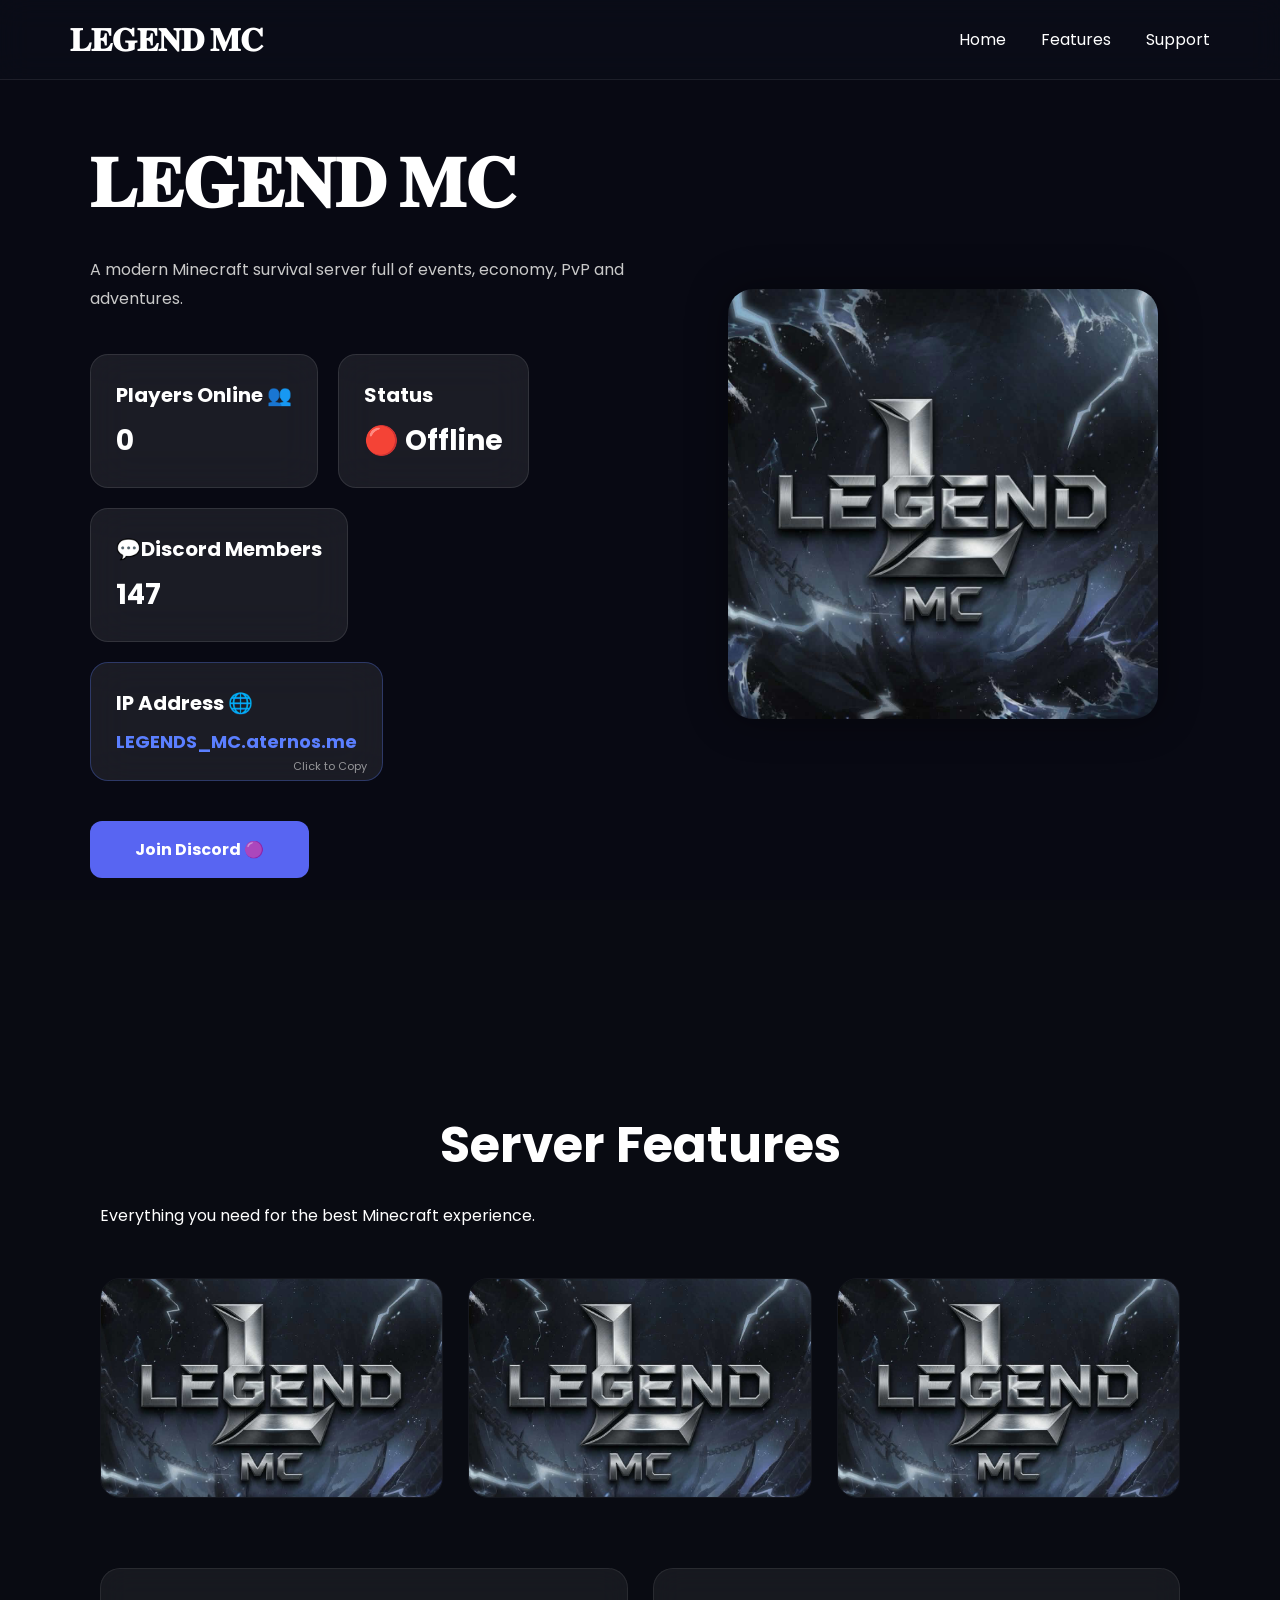
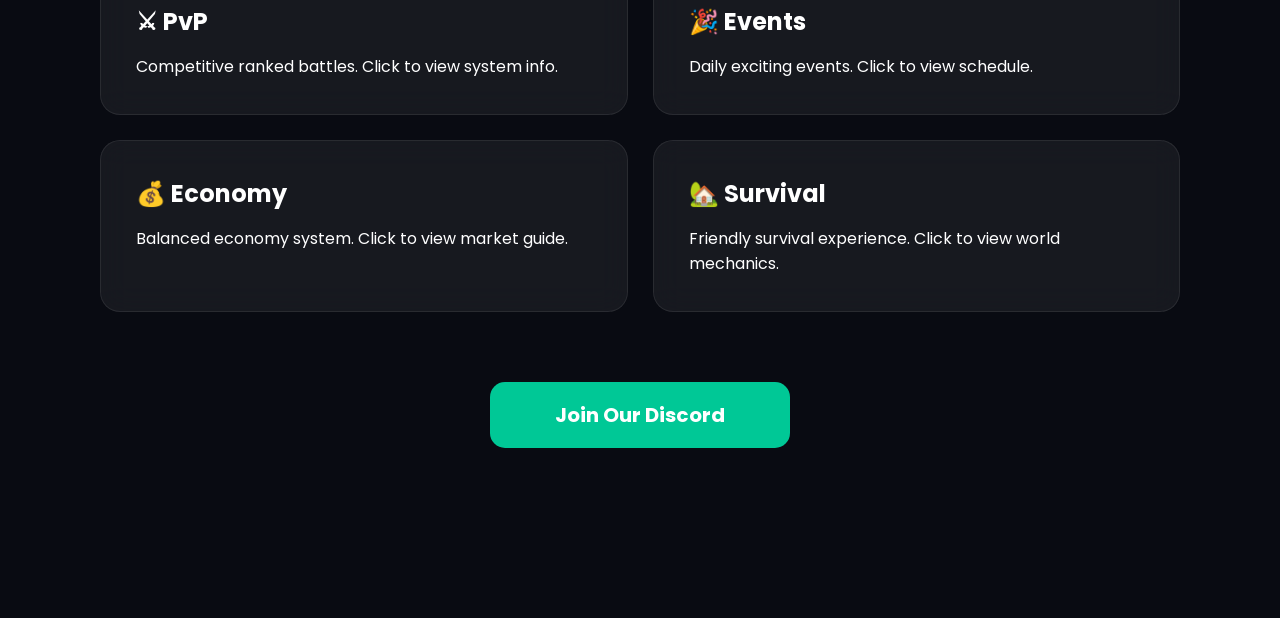
<file: index.html>
<!DOCTYPE html>
<html lang="en">
<head>
    <meta charset="UTF-8">
    <meta name="viewport" content="width=device-width, initial-scale=1.0">
    <title>𝐋𝐄𝐆𝐄𝐍𝐃 𝐌𝐂</title>
    <link rel="stylesheet" href="style.css">
    <link href="https://fonts.googleapis.com/css2?family=Poppins:wght@300;400;500;600;700;800&display=swap" rel="stylesheet">
</head>
<!--Start of Tawk.to Script-->
<script type="text/javascript">
var Tawk_API=Tawk_API||{}, Tawk_LoadStart=new Date();
(function(){
var s1=document.createElement("script"),s0=document.getElementsByTagName("script")[0];
s1.async=true;
s1.src='https://embed.tawk.to/6a5a63c47150471d4bbcfe8d/1jtohbee8';
s1.charset='UTF-8';
s1.setAttribute('crossorigin','*');
s0.parentNode.insertBefore(s1,s0);
})();
</script>
<!--End of Tawk.to Script-->
<body>

<!-- VIDEO BACKGROUND MODULE -->
<div class="video-bg-container">
    <video autoplay loop muted playsinline class="video-bg">
        <source src="background.mp4" type="video/mp4">
    </video>
</div>

<nav>
    <h1>𝐋𝐄𝐆𝐄𝐍𝐃 𝐌𝐂</h1>
    <ul>
        <li><a href="#home" onclick="showMainPage()">Home</a></li>
        <li><a href="#features" onclick="showMainPage()">Features</a></li>
        <li><a href="https://discord.gg/qxYUwAV7kR" target="_blank">Support</a></li>
    </ul>
</nav>

<!-- MAIN LANDING PAGE CONTAINER -->
<div id="main-page-content">
    <section class="hero" id="home">
        <div class="left">
            <h1>𝐋𝐄𝐆𝐄𝐍𝐃 𝐌𝐂</h1>
            <p>A modern Minecraft survival server full of events, economy, PvP and adventures.</p>
            
            <div class="status">
                <div>
                    <h2>Players Online 👥</h2>
                    <h3 id="players">0</h3>
                </div>
                <div>
                    <h2>Status</h2>
                    <h3 id="status">Loading...</h3>
                </div>
                <div class="status-card">
                    <h2>💬Discord Members</h2>
                    <h3 id="discord-members">147</h3>
                </div>
                <div class="copy-card" onclick="copyServerIP()">
                    <h2>IP Address 🌐</h2>
                    <h3 id="ip-text">LEGENDS_MC.aternos.me</h3>
                    <span class="tooltip" id="copy-tooltip">Click to Copy</span>
                </div>
            </div>
            
            <a class="discord" href="https://discord.gg/qxYUwAV7kR">Join Discord 🟣</a>
        </div>
        <div class="right">
            <img src="legend_logo.jpg" alt="Legend MC Logo">
        </div>
    </section>

    <section id="features">
        <h1>Server Features</h1>
        <p>Everything you need for the best Minecraft experience.</p>
        
        <div class="gallery">
            <img src="legend_logo.jpg" alt="Event 1">
            <img src="legend_logo.jpg" alt="Event 2">
            <img src="legend_logo.jpg" alt="Event 3">
        </div>
        
        <div class="cards">
            <div class="card" onclick="navigateToFeature('pvp')">
                <h2>⚔ PvP</h2>
                <p>Competitive ranked battles. Click to view system info.</p>
            </div>
            <div class="card" onclick="navigateToFeature('events')">
                <h2>🎉 Events</h2>
                <p>Daily exciting events. Click to view schedule.</p>
            </div>
            <div class="card" onclick="navigateToFeature('economy')">
                <h2>💰 Economy</h2>
                <p>Balanced economy system. Click to view market guide.</p>
            </div>
            <div class="card" onclick="navigateToFeature('survival')">
                <h2>🏡 Survival</h2>
                <p>Friendly survival experience. Click to view world mechanics.</p>
            </div>
        </div>
        
        <a class="join" href="https://discord.gg/qxYUwAV7kR">Join Our Discord</a>
    </section>
</div>

<!-- DYNAMIC SUB-FEATURE DEDICATED PAGE -->
<div id="features-page" style="display: none;">
    <section class="feature-detail-section">
        <div class="back-nav">
            <button class="back-btn" onclick="showMainPage()">← Back to Home</button>
        </div>
        <div class="feature-page-content">
            <div class="feature-left">
                <h1 id="feature-title">Feature Title</h1>
                <div class="feature-badge" id="feature-badge">Status: Active</div>
                <p id="feature-description">Detailed descriptive breakdown of the custom mechanics will dynamically load here.</p>
                
                <div class="feature-highlights" id="feature-highlights">
                    <!-- Highlight bullets populate here dynamically -->
                </div>
                
                <a class="discord" href="https://discord.gg/qxYUwAV7kR" style="margin-top: 30px;">Connect to Server Discord</a>
            </div>
            <div class="feature-right">
                <img id="feature-img" src="legend_logo.jpg" alt="Feature Showcase Graphic">
            </div>
        </div>
    </section>
</div>

<script src="script.js"></script>
</body>
</html>
</file>
<file: style.css>
*{
    margin:0;
    padding:0;
    box-sizing:border-box;
    font-family:'Poppins',sans-serif;
    scroll-behavior:smooth;
}

/* ===========================
   Background Setup (MP4 Video Layer)
=========================== */

body{
    background:#090b12;
    color:white;
    overflow-x:hidden;
    position:relative;
}

.video-bg-container {
    position: fixed;
    inset: 0;
    width: 100vw;
    height: 100vh;
    z-index: -2;
    overflow: hidden;
}

.video-bg {
    width: 100%;
    height: 100%;
    object-fit: cover;
    /* Optional: Add filter: blur(5px); here if your video background is too bright or distracting */
}

/* Dark Tint Overlay to ensure text readability */
.video-bg-container::after {
    content: "";
    position: absolute;
    inset: 0;
    background: rgba(8, 10, 20, 0.75);
    z-index: -1;
}

/* ===========================
   Navbar Layout
=========================== */

nav{
    position:fixed;
    top:0;
    left:0;
    width:100%;
    height:80px;
    display:flex;
    justify-content:space-between;
    align-items:center;
    padding:0 70px;
    background:rgba(15,18,30,.45);
    backdrop-filter:blur(15px);
    border-bottom:1px solid rgba(255,255,255,.08);
    z-index:1000;
}

nav h1{
    font-size:32px;
    font-weight:800;
}

nav ul{
    display:flex;
    gap:35px;
    list-style:none;
}

nav a{
    text-decoration:none;
    color:white;
    transition:.3s;
}

nav a:hover{
    color:#5B7FFF;
}

/* ===========================
   Hero Elements
=========================== */

.hero{
    min-height:100vh;
    display:flex;
    justify-content:space-between;
    align-items:center;
    padding:130px 90px;
    position:relative;
}

.left{
    width:50%;
}

.left h1{
    font-size:70px;
    margin-bottom:20px;
    font-weight:800;
}

.left p{
    color:#c9c9c9;
    line-height:1.8;
    margin-bottom:40px;
}

/* ===========================
   Status Modules
=========================== */

.status{
    display:flex;
    gap:20px;
    margin-bottom:40px;
    flex-wrap:wrap;
}

.status div, .status .status-card, .status .copy-card {
    background:rgba(255,255,255,.08);
    backdrop-filter:blur(20px);
    border:1px solid rgba(255,255,255,.1);
    border-radius:18px;
    padding:25px;
    min-width:180px;
    transition:.3s;
    position:relative;
}

.status .copy-card {
    cursor:pointer;
    border:1px solid rgba(91, 127, 255, 0.3);
}

.status div:hover, .status .status-card:hover, .status .copy-card:hover {
    transform:translateY(-8px);
    background:rgba(255,255,255,.12);
}

.status .copy-card:hover {
    border-color: rgba(91, 127, 255, 0.8);
}

.status h2{
    font-size:20px;
    margin-bottom:10px;
}

.status h3{
    font-size:28px;
}

#ip-text {
    font-size:18px;
    color:#5B7FFF;
}

.tooltip {
    position:absolute;
    bottom:5px;
    right:15px;
    font-size:11px;
    color:#c9c9c9;
    opacity:0.7;
}

/* ===========================
   Buttons
=========================== */

.discord{
    display:inline-block;
    padding:16px 45px;
    background:#5865F2;
    border-radius:12px;
    text-decoration:none;
    color:white;
    font-weight:700;
    transition:.3s;
}

.discord:hover{
    transform:translateY(-5px);
    box-shadow:0 0 25px rgba(88,101,242,.5);
}

/* ===========================
   Right Logo Animation
=========================== */

.right{
    width:45%;
    display:flex;
    justify-content:center;
}

.right img{
    width:430px;
    border-radius:25px;
    box-shadow:0 0 40px rgba(0,0,0,.4);
    animation:float 5s ease-in-out infinite;
}

/* ===========================
   Features Grid
=========================== */

#features{
    padding:100px;
}

#features h1{
    text-align:center;
    font-size:50px;
    margin-bottom:20px;
}

.gallery{
    display:grid;
    grid-template-columns:repeat(3,1fr);
    gap:25px;
    margin-top:50px;
}

.gallery img{
    width:100%;
    height:220px;
    object-fit:cover;
    border-radius:20px;
    transition:.4s;
    border:1px solid rgba(255,255,255,.05);
}

.gallery img:hover{
    transform:scale(1.02);
}

.cards{
    margin-top:70px;
    display:grid;
    grid-template-columns:repeat(2,1fr);
    gap:25px;
}

.card{
    background:rgba(255,255,255,.06);
    backdrop-filter:blur(15px);
    border-radius:20px;
    padding:35px;
    border:1px solid rgba(255,255,255,.08);
    transition:.3s;
    cursor:pointer;
}

.card:hover{
    transform:translateY(-8px);
    background:rgba(255,255,255,.1);
    border-color:#00c896;
}

.card h2{
    margin-bottom:15px;
}

.join{
    display:block;
    width:300px;
    text-align:center;
    margin:70px auto;
    text-decoration:none;
    color:white;
    font-weight:700;
    font-size:20px;
    background:#00c896;
    padding:18px;
    border-radius:15px;
    transition:.3s;
}

.join:hover{
    transform:scale(1.05);
    box-shadow:0 0 25px rgba(0,200,150,.5);
}

/* ===========================
   Dedicated Sub-page Architecture
=========================== */

.feature-detail-section {
    min-height:100vh;
    padding:120px 90px 60px 90px;
}

.back-nav {
    margin-bottom:40px;
}

.back-btn {
    background:rgba(255,255,255,.08);
    border:1px solid rgba(255,255,255,.1);
    color:white;
    padding:12px 28px;
    border-radius:10px;
    cursor:pointer;
    font-weight:600;
    transition:.3s;
}

.back-btn:hover {
    background:#5B7FFF;
    border-color:#5B7FFF;
    transform:translateX(-5px);
}

.feature-page-content {
    display:flex;
    justify-content:space-between;
    align-items:center;
    gap:50px;
}

.feature-left {
    width:55%;
}

.feature-left h1 {
    font-size:55px;
    font-weight:800;
    margin-bottom:15px;
}

.feature-badge {
    display:inline-block;
    padding:6px 16px;
    background:rgba(0, 200, 150, 0.2);
    border:1px solid #00c896;
    color:#00c896;
    border-radius:20px;
    font-size:14px;
    font-weight:600;
    margin-bottom:25px;
}

.feature-left p {
    font-size:18px;
    color:#c9c9c9;
    line-height:1.8;
    margin-bottom:30px;
}

.feature-highlights {
    display:flex;
    flex-direction:column;
    gap:15px;
}

.highlight-item {
    display:flex;
    align-items:center;
    gap:15px;
    background:rgba(255,255,255,.04);
    padding:15px 20px;
    border-radius:12px;
    border-left:4px solid #5B7FFF;
}

.feature-right {
    width:40%;
    display:flex;
    justify-content:center;
}

.feature-right img {
    width:100%;
    max-width:400px;
    border-radius:25px;
    box-shadow:0 20px 40px rgba(0,0,0,.5);
    border:1px solid rgba(255,255,255,.1);
}

/* ===========================
   Keyframe Animations
=========================== */

@keyframes float{
    0%{ transform:translateY(0); }
    50%{ transform:translateY(-18px); }
    100%{ transform:translateY(0); }
}

/* ===========================
   Responsive Viewports
=========================== */

@media(max-width:900px){
    .hero, .feature-page-content{
        flex-direction:column;
        text-align:center;
    }
    .left, .feature-left, .feature-right{
        width:100%;
    }
    .right{
        width:100%;
        margin-top:60px;
    }
    .right img{
        width:300px;
    }
    .status{
        justify-content:center;
        flex-wrap:wrap;
    }
    .gallery{
        grid-template-columns:1fr;
    }
    .cards{
        grid-template-columns:1fr;
    }
    nav{
        padding:0 30px;
    }
    .highlight-item {
        text-align:left;
    }
}
.video-bg {
    width: 100%;
    height: 100%;
    object-fit: cover;
    filter: blur(10px); /* Adjust the 10px higher or lower to change blur strength */
    transform: scale(1.05); /* Prevents white artifacts on edge bleed */
}
</file>
